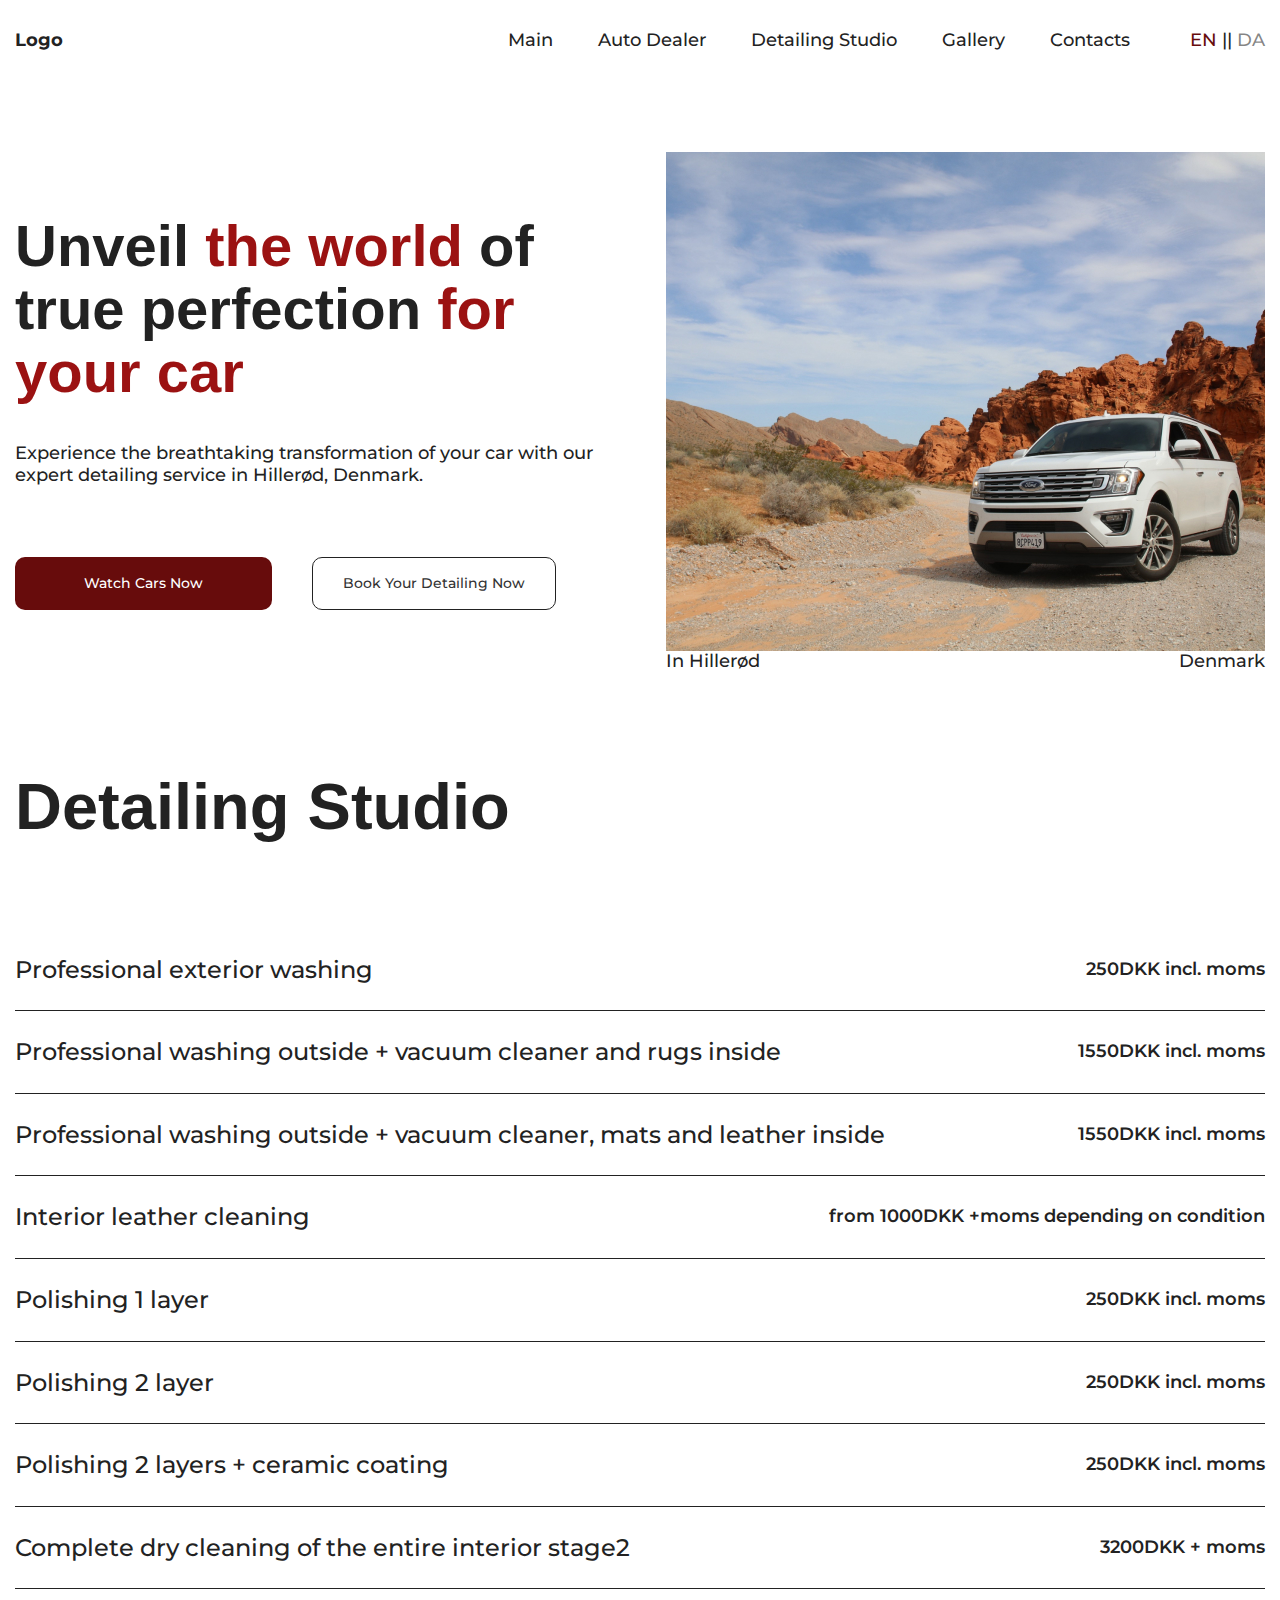
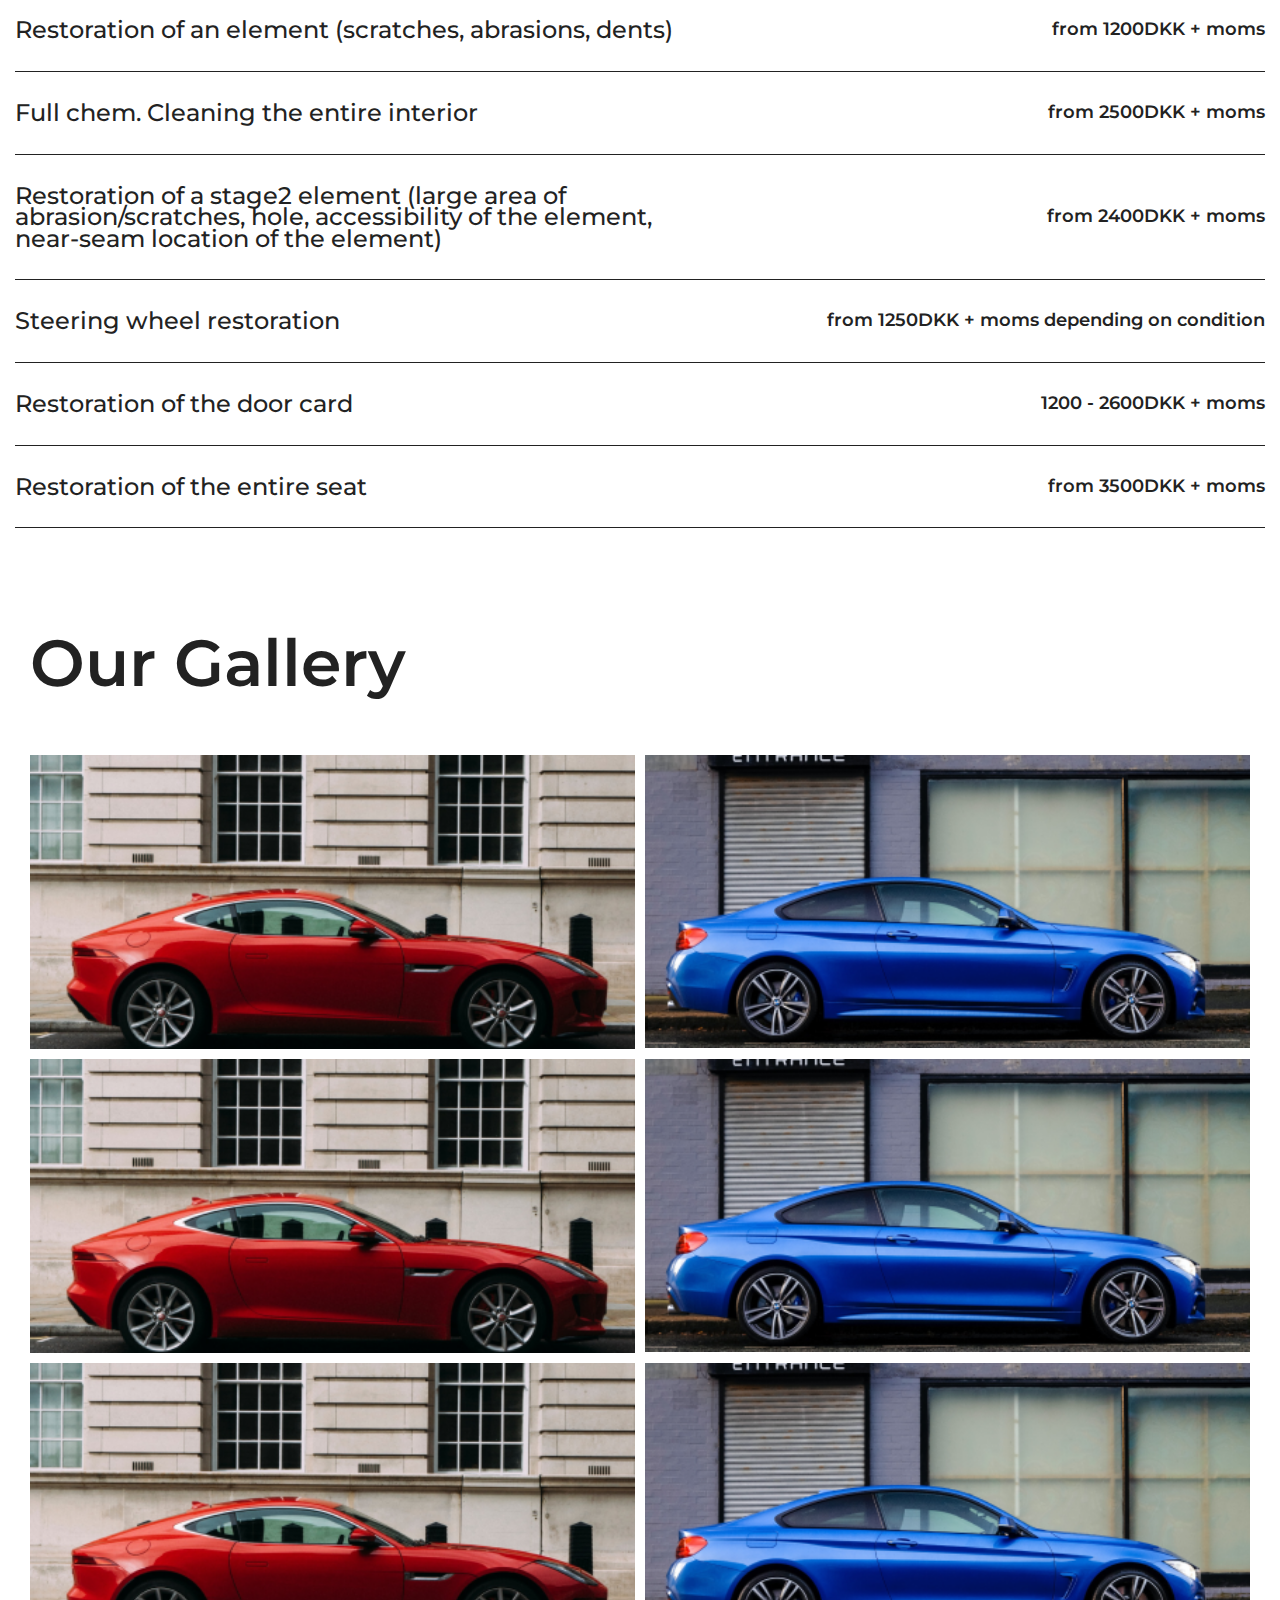
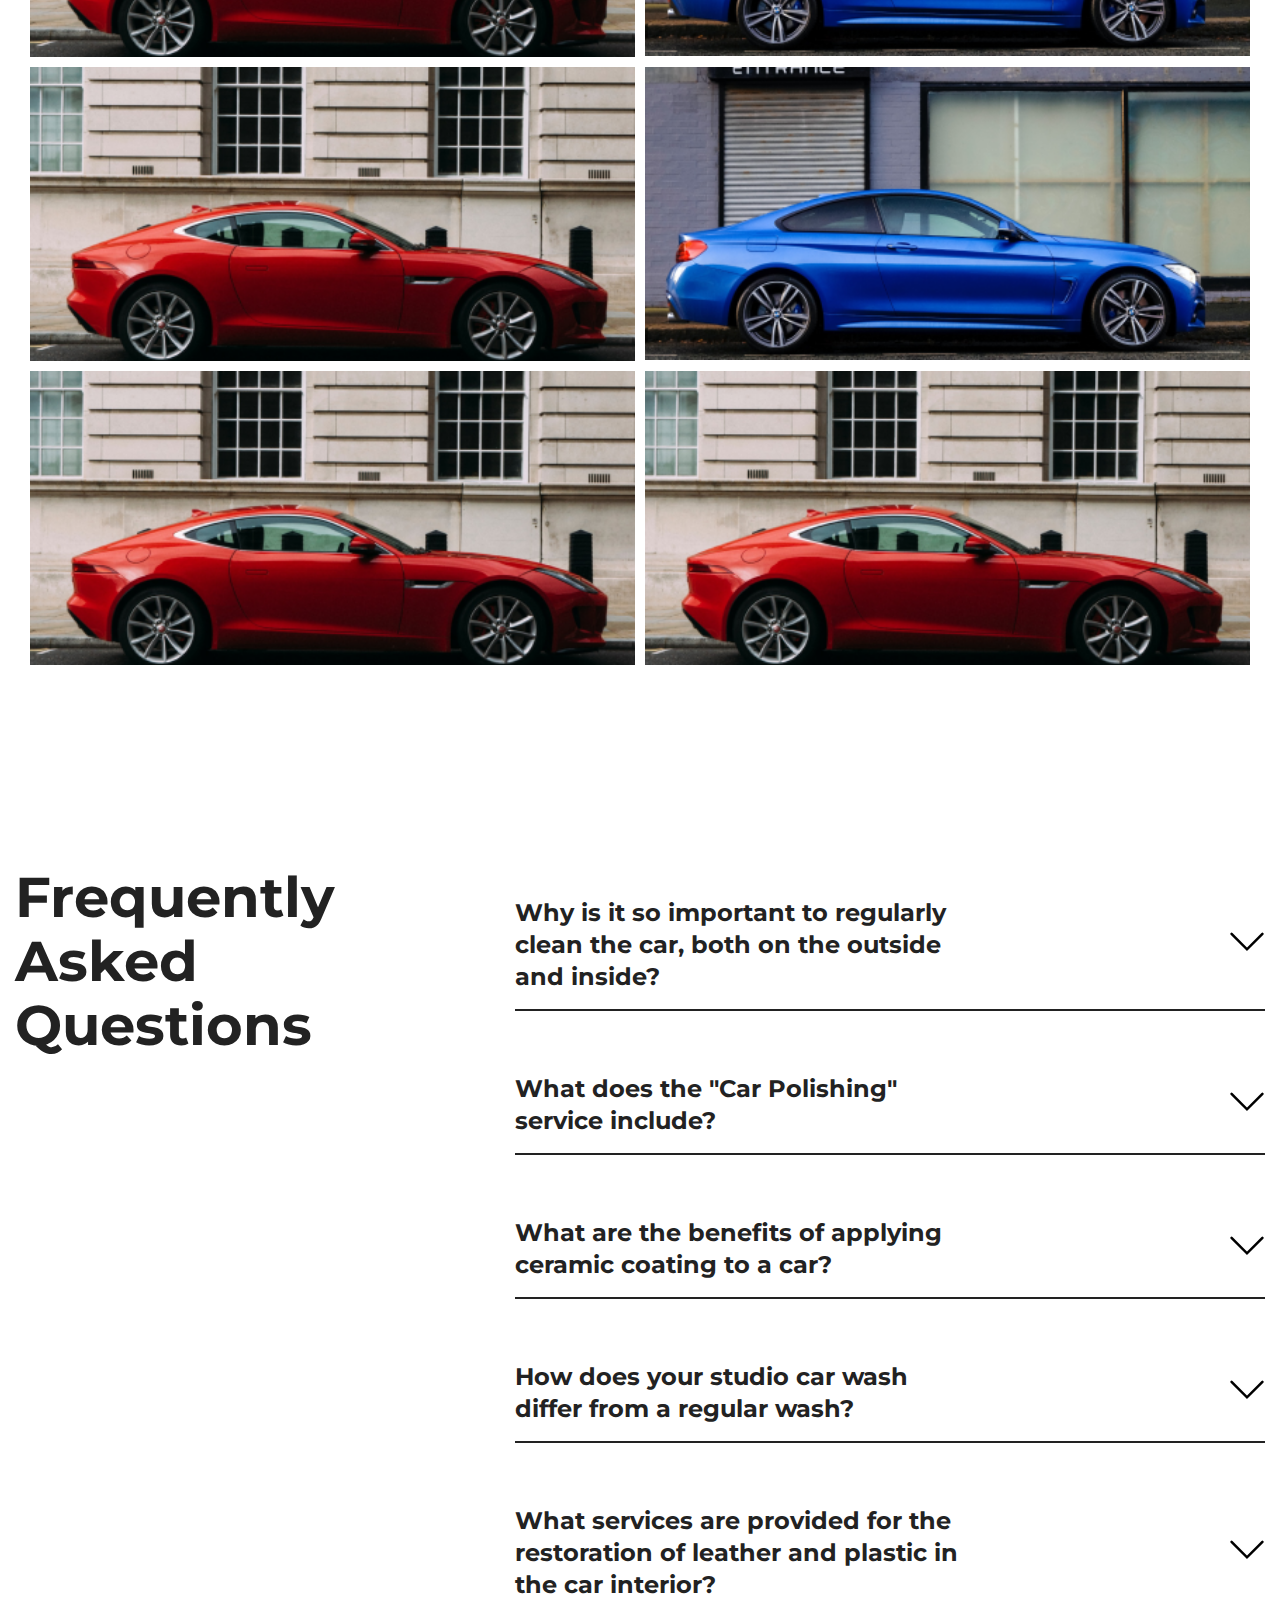
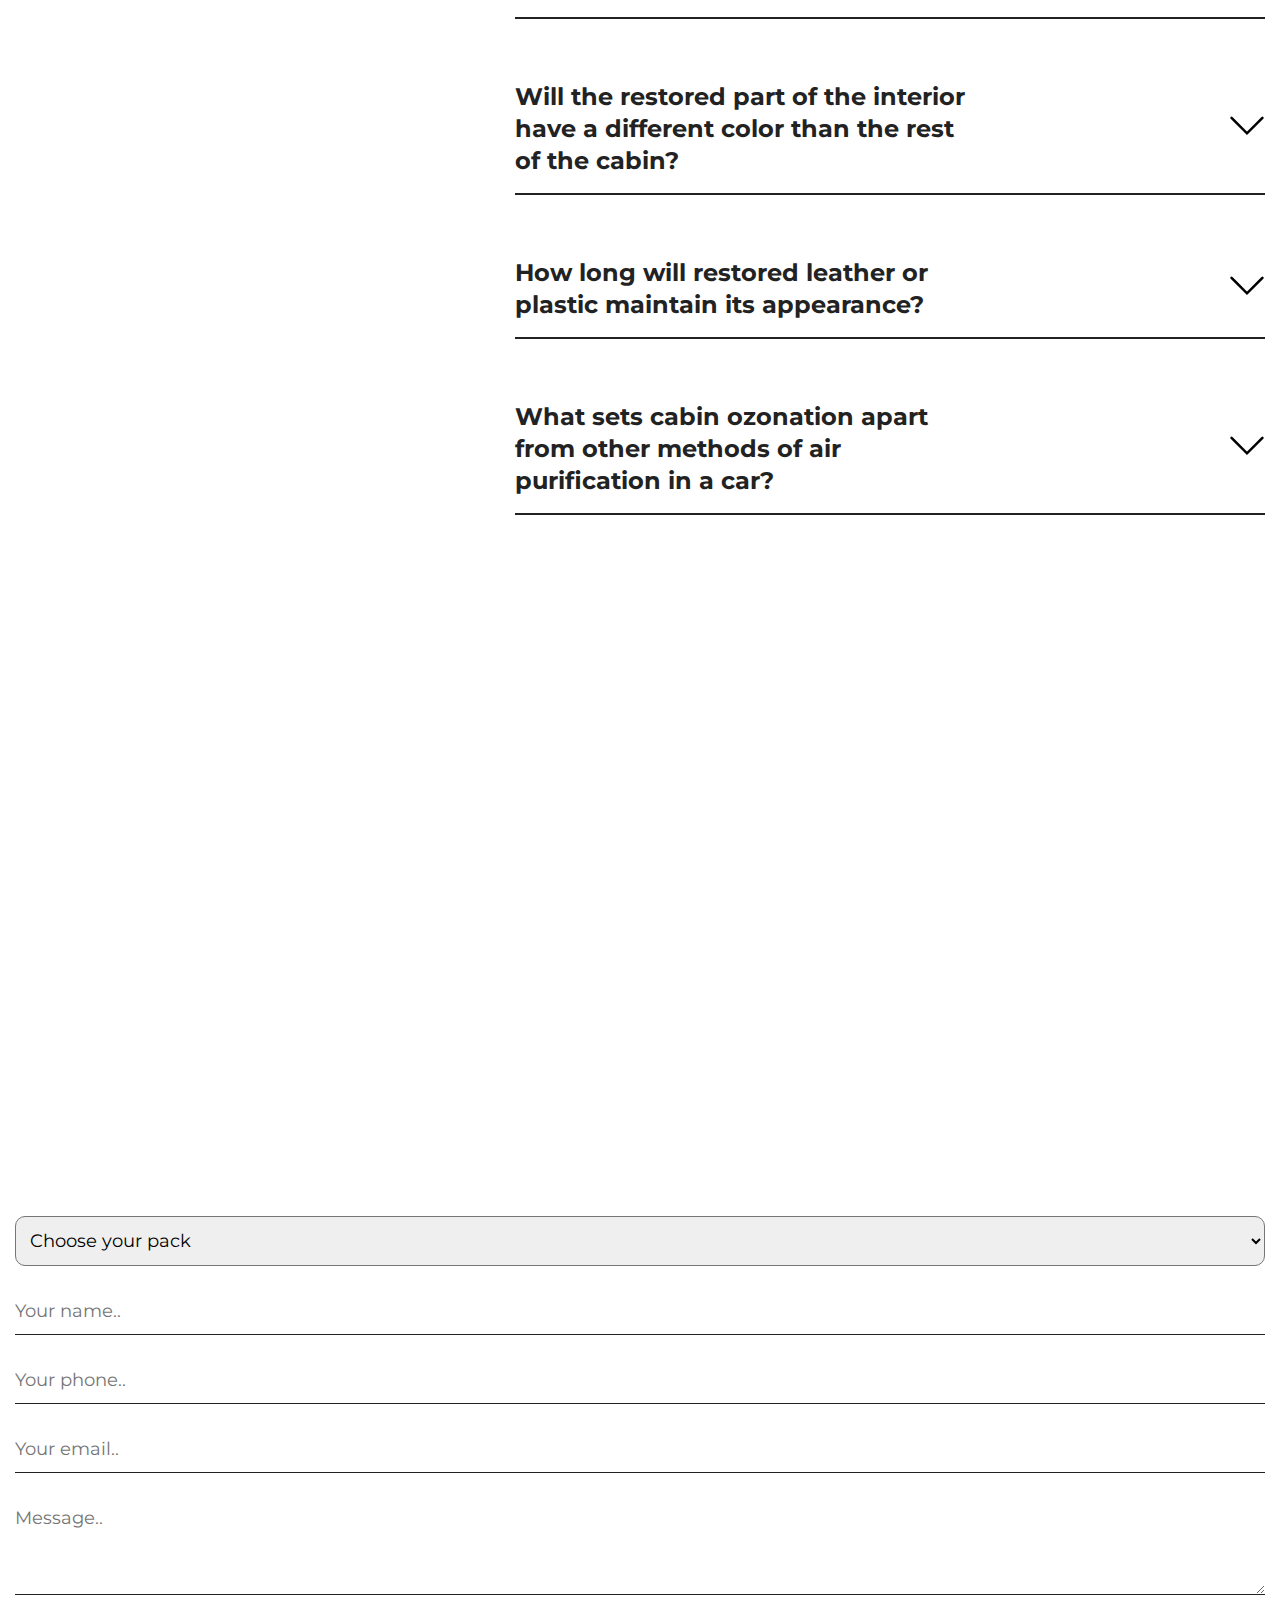
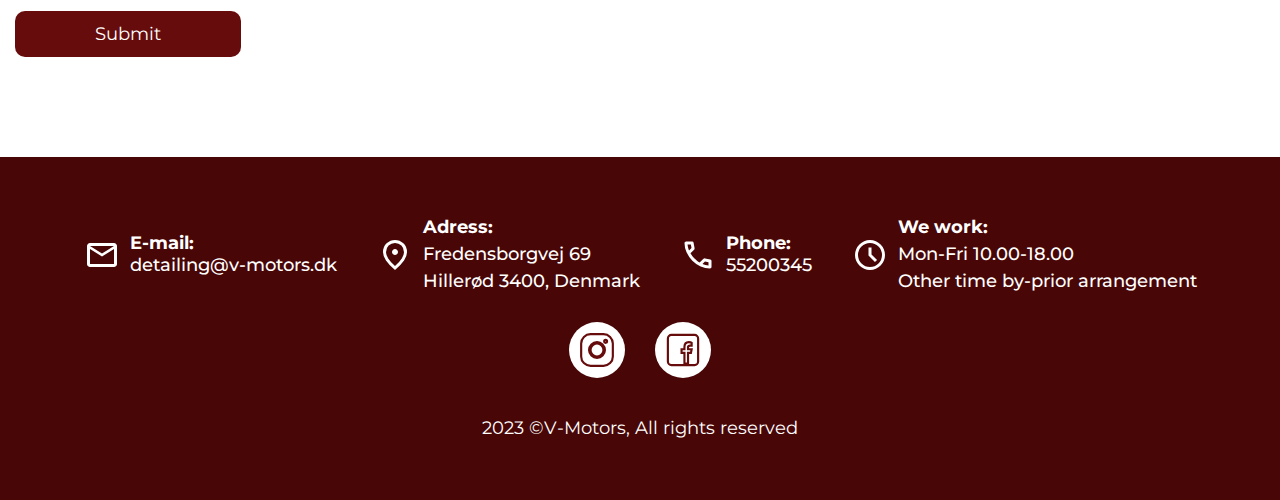
<file: index.html>
<!DOCTYPE html>
<html lang="en">
  <head>
    <meta charset="UTF-8" />
    <meta http-equiv="X-UA-Compatible" content="IE=edge" />
    <meta name="viewport" content="width=device-width, initial-scale=1.0" />
    <meta name="keywords" content="Detailing and car studio in Hillerød Denmark">
    <link rel="stylesheet" href="css/main.css" />
    <script src="./js/main.js" defer></script>
    <title>AutoDetailing</title>
  </head>
  <body>
    <div class="wrap">
      <header class="header">
        <div class="header__container _container">
          <div class="header__logo">
            <h2 class="logo">Logo</h2>
          </div>
          <div class="header__menu menu">
            <nav class="menu__body">
              <ul class="menu__list">
                <a href="#main" class="menu__link">Main</a>
                <a href="./cars.html" class="menu__link">Auto Dealer</a>
                <a href="#detailing" class="menu__link">Detailing Studio</a>
                <a href="#gallery" class="menu__link">Gallery</a>
                <a href="#contacts" class="menu__link">Contacts</a>
              </ul>
              <div class="hamburger">
                <span class="bar"></span>
                <span class="bar"></span>
                <span class="bar"></span>
              </div>
              <div class="header__languages">
                <a href="" class="header__lang__button">
                  <span class="english">EN</span> ||
                  <span class="dutch">DA</span>
                </a>
              </div>

            </nav>
          </div>
        </div>
      </header>
      <main id="main" class="main">
        <section class="first">
          <div class="first__container _container">
            <div class="first__body">
              <div class="first__text-block">
                <h1 class="first__title _anim-items _anim-no-hide">
                  Unveil <span>the world</span> of true perfection
                  <span>for your car</span>
                </h1>
                <p class="first__text _anim-items _anim-no-hide">
                  Experience the breathtaking transformation of your car with
                  our expert detailing service in Hillerød, Denmark.
                </p>
                <div class="first__buttons _anim-items _anim-no-hide">
                  <a href="" class="first__button">Watch Cars Now</a>
                  <a href="" class="first__buttonn _stroke"
                    >Book Your Detailing Now</a
                  >
                </div>
              </div>
              <div class="first__img-block">
                <img src="./img/first/main.jpg" alt="" class="first__img" />
                <div class="img-block__txt">
                  <div class="img-text">In Hillerød</div>
                  <div class="img-text">Denmark</div>
                </div>
              </div>
            </div>
          </div>
        </section>
        <section id="detailing" class="detailing">
          <div class="detailing__container _container">
            <div class="detailing__body">
              <li class="detailing__itm">
                <a
                  class="detailing__title  itm"
                  href=""
                  ><span data-text="Detailing&nbsp;Studio"></span>Detailing
                  Studio</a
                >
              </li>
              <div class="detailing__block">
                <div class="block__item ">
                  <div class="item _anim-items _anim-no-hide">
                    <h2 class="block__title">Professional exterior washing</h2>
                    <div class="block__cost">250DKK incl. moms</div>
                  </div>
                  <div class="block__images acord">
                    <img src="./img/first/unsplash_1Ah8CAwk3vM.png" alt="Img" />
                    <img src="./img/first/unsplash_p7tai9P7H-s.png" alt="Img" />
                  </div>
                </div>
                <div class="block__item ">
                  <div class="item ">
                    <h2 class="block__title">
                      Professional washing outside + vacuum cleaner and rugs
                      inside
                    </h2>
                    <div class="block__cost">1550DKK incl. moms</div>
                  </div>
                  <div class="block__images acord">
                    <img src="./img/first/unsplash_1Ah8CAwk3vM.png" alt="Img" />
                    <img src="./img/first/unsplash_p7tai9P7H-s.png" alt="Img" />
                  </div>
                </div>
                <div class="block__item ">
                  <div class="item">
                    <h2 class="block__title">
                      Professional washing outside + vacuum cleaner, mats and
                      leather inside
                    </h2>
                    <div class="block__cost">1550DKK incl. moms</div>
                  </div>
                  <div class="block__images acord">
                    <img src="./img/first/unsplash_1Ah8CAwk3vM.png" alt="Img" />
                    <img src="./img/first/unsplash_p7tai9P7H-s.png" alt="Img" />
                  </div>
                </div>
                <div class="block__item ">
                  <div class="item ">
                    <h2 class="block__title">Interior leather cleaning</h2>
                    <div class="block__cost">
                      from 1000DKK +moms depending on condition
                    </div>
                  </div>
                  <div class="block__images acord">
                    <img src="./img/first/unsplash_1Ah8CAwk3vM.png" alt="Img" />
                    <img src="./img/first/unsplash_p7tai9P7H-s.png" alt="Img" />
                  </div>
                </div>
                <div class="block__item ">
                  <div class="item ">
                    <h2 class="block__title">Polishing 1 layer</h2>
                    <div class="block__cost">250DKK incl. moms</div>
                  </div>
                  <div class="block__images acord">
                    <img src="./img/first/unsplash_1Ah8CAwk3vM.png" alt="Img" />
                    <img src="./img/first/unsplash_p7tai9P7H-s.png" alt="Img" />
                  </div>
                </div>
                <div class="block__item ">
                  <div class="item ">
                    <h2 class="block__title">Polishing 2 layer</h2>
                    <div class="block__cost">250DKK incl. moms</div>
                  </div>
                  <div class="block__images acord">
                    <img src="./img/first/unsplash_1Ah8CAwk3vM.png" alt="Img" />
                    <img src="./img/first/unsplash_p7tai9P7H-s.png" alt="Img" />
                  </div>
                </div>
                <div class="block__item ">
                  <div class="item ">
                    <h2 class="block__title">
                      Polishing 2 layers + ceramic coating
                    </h2>
                    <div class="block__cost">250DKK incl. moms</div>
                  </div>
                  <div class="block__images acord">
                    <img src="./img/first/unsplash_1Ah8CAwk3vM.png" alt="Img" />
                    <img src="./img/first/unsplash_p7tai9P7H-s.png" alt="Img" />
                  </div>
                </div>
                <div class="block__item ">
                  <div class="item ">
                    <h2 class="block__title">
                      Complete dry cleaning of the entire interior stage2
                    </h2>
                    <div class="block__cost">3200DKK + moms</div>
                  </div>
                  <div class="block__images acord">
                    <img src="./img/first/unsplash_1Ah8CAwk3vM.png" alt="Img" />
                    <img src="./img/first/unsplash_p7tai9P7H-s.png" alt="Img" />
                  </div>
                </div>
                <div class="block__item">
                  <div class="item ">
                    <h2 class="block__title">
                      Restoration of an element (scratches, abrasions, dents)
                    </h2>
                    <div class="block__cost">from 1200DKK + moms</div>
                  </div>
                  <div class="block__images acord">
                    <img src="./img/first/unsplash_1Ah8CAwk3vM.png" alt="Img" />
                    <img src="./img/first/unsplash_p7tai9P7H-s.png" alt="Img" />
                  </div>
                </div>
                <div class="block__item ">
                  <div class="item ">
                    <h2 class="block__title">
                      Full chem. Cleaning the entire interior
                    </h2>
                    <div class="block__cost">from 2500DKK + moms</div>
                  </div>
                  <div class="block__images acord">
                    <img src="./img/first/unsplash_1Ah8CAwk3vM.png" alt="Img" />
                    <img src="./img/first/unsplash_p7tai9P7H-s.png" alt="Img" />
                  </div>
                </div>
                <div class="block__item ">
                  <div class="item ">
                    <h2 class="block__title" style="max-width: 700px">
                      Restoration of a stage2 element (large area of
                      ​​abrasion/scratches, hole, accessibility of the element,
                      near-seam location of the element)
                    </h2>
                    <div class="block__cost">from 2400DKK + moms</div>
                  </div>
                  <div class="block__images acord">
                    <img src="./img/first/unsplash_1Ah8CAwk3vM.png" alt="Img" />
                    <img src="./img/first/unsplash_p7tai9P7H-s.png" alt="Img" />
                  </div>
                </div>
                <div class="block__item ">
                  <div class="item ">
                    <h2 class="block__title">Steering wheel restoration</h2>
                    <div class="block__cost">
                      from 1250DKK + moms depending on condition
                    </div>
                  </div>
                  <div class="block__images acord">
                    <img src="./img/first/unsplash_1Ah8CAwk3vM.png" alt="Img" />
                    <img src="./img/first/unsplash_p7tai9P7H-s.png" alt="Img" />
                  </div>
                </div>
                <div class="block__item ">
                  <div class="item ">
                    <h2 class="block__title">Restoration of the door card</h2>
                    <div class="block__cost">1200 - 2600DKK + moms</div>
                  </div>
                  <div class="block__images acord">
                    <img src="./img/first/unsplash_1Ah8CAwk3vM.png" alt="Img" />
                    <img src="./img/first/unsplash_p7tai9P7H-s.png" alt="Img" />
                  </div>
                </div>
                <div class="block__item ">
                  <div class="item ">
                    <h2 class="block__title">Restoration of the entire seat</h2>
                    <div class="block__cost">from 3500DKK + moms</div>
                  </div>
                  <div class="block__images acord">
                    <img src="./img/first/unsplash_1Ah8CAwk3vM.png" alt="Img" />
                    <img src="./img/first/unsplash_p7tai9P7H-s.png" alt="Img" />
                  </div>
                </div>
              </div>
            </div>
          </div>
        </section>
        <section id="gallery" class="gallery">
          <div class="gallery__container _container">
            <div class="gallery__body">
              <li class="gallery__itm">
                <a class="gallery__title itm" href=""
                  ><span data-text="Our&nbsp;Gallery"></span>Our Gallery</a
                >
              </li>
              <div class="gallery__block">
                <div class="gallery__wrapp ">
                    <img class="gallery__img" src="./img/first/unsplash_1Ah8CAwk3vM.png" alt="" />
                    <img class="gallery__img" src="./img/first/unsplash_p7tai9P7H-s.png" alt="" />
                    <img class="gallery__img" src="./img/first/unsplash_1Ah8CAwk3vM.png" alt="" />
                    <img class="gallery__img" src="./img/first/unsplash_p7tai9P7H-s.png" alt="" />
                    <img class="gallery__img" src="./img/first/unsplash_1Ah8CAwk3vM.png" alt="" />
                    <img class="gallery__img" src="./img/first/unsplash_p7tai9P7H-s.png" alt="" />
                    <img class="gallery__img" src="./img/first/unsplash_1Ah8CAwk3vM.png" alt="" />
                    <img class="gallery__img" src="./img/first/unsplash_p7tai9P7H-s.png" alt="" />
                    <img class="gallery__img" src="./img/first/unsplash_1Ah8CAwk3vM.png" alt="" />
                    <img class="gallery__img" src="./img/first/unsplash_1Ah8CAwk3vM.png" alt="" />
                </div>
              </div>
            </div>
          </div>
        </section>
        <section class="inform">
          <div class="inform__container _container">
            <div class="inform__body">
              <div class="inform__titleblc">
                <h2 class="titleblc__title">Frequently Asked
                  Questions</h2>
              </div>
              <div class="titleblc__contacts">
                <div class="inform__item ">
                  <div class="faq">
                    <h2 class="inform__title">Why is it so important to regularly clean the car, both on the outside and inside?</h2>
                    <div class="inform__svg">
                      <svg width="10" height="5" viewBox="0 0 42 25">
                        <path d="M3 3L21 21L39 3" stroke="black" stroke-width="3" stroke-linecap="round"/>
                      </svg>
                    </div>
                  </div>
                  <div class="inform__textblc">
                    <p class="inform__txt">Regular car cleaning maintains its appearance, 
                      prevents the accumulation of dirt, aggressive substances, and corrosion. 
                      Interior cleaning preserves 
                      cabin comfort, material durability, and ensures your health.
                    </p>
                  </div>
                </div>
                <div class="inform__item ">
                  <div class="faq">
                    <h2 class="inform__title">What does the "Car Polishing" service include?</h2>
                    <div class="inform__svg">
                      <svg width="10" height="5" viewBox="0 0 42 25">
                        <path d="M3 3L21 21L39 3" stroke="black" stroke-width="3" stroke-linecap="round"/>
                      </svg>
                    </div>
                  </div>
                  <div class="inform__textblc">
                    <p class="inform__txt">Our car polishing service includes removing minor scratches, 
                      restoring the shine of the paint coating, and enhancing the overall appearance of your car.
                    </p>
                  </div>
                </div>
                <div class="inform__item ">
                  <div class="faq">
                    <h2 class="inform__title">What are the benefits of applying ceramic coating to a car?</h2>
                    <div class="inform__svg">
                      <svg width="10" height="5" viewBox="0 0 42 25">
                        <path d="M3 3L21 21L39 3" stroke="black" stroke-width="3" stroke-linecap="round"/>
                      </svg>
                    </div>
                  </div>
                  <div class="inform__textblc">
                    <p class="inform__txt">Applying ceramic coating provides long-term protection 
                      against external influences, improves hydrophobic properties, and facilitates
                       car maintenance..
                    </p>
                  </div>
                </div>
                <div class="inform__item ">
                  <div class="faq">
                    <h2 class="inform__title">How does your studio car wash differ from a regular wash?</h2>
                    <div class="inform__svg">
                      <svg width="10" height="5" viewBox="0 0 42 25">
                        <path d="M3 3L21 21L39 3" stroke="black" stroke-width="3" stroke-linecap="round"/>
                      </svg>
                    </div>
                  </div>
                  <div class="inform__textblc">
                    <p class="inform__txt">Our car wash includes not only thorough cleaning but also the use of 
                      high-quality and environmentally friendly cleaning agents to preserve 
                      the gloss and quality of your car..
                    </p>
                  </div>
                </div>
                <div class="inform__item ">
                  <div class="faq">
                    <h2 class="inform__title">What services are provided for the restoration of leather and plastic in the car interior?</h2>
                    <div class="inform__svg">
                      <svg width="10" height="5" viewBox="0 0 42 25">
                        <path d="M3 3L21 21L39 3" stroke="black" stroke-width="3" stroke-linecap="round"/>
                      </svg>
                    </div>
                  </div>
                  <div class="inform__textblc">
                    <p class="inform__txt">We offer services for the restoration and care of leather and plastic, 
                      including the removal of wear, scratches, holes, burns, color restoration, 
                      and refreshing the overall look of the interior..
                    </p>
                  </div>
                </div>
                <div class="inform__item ">
                  <div class="faq">
                    <h2 class="inform__title">Will the restored part of the interior have a different color than the rest of the cabin?</h2>
                    <div class="inform__svg">
                      <svg width="10" height="5" viewBox="0 0 42 25">
                        <path d="M3 3L21 21L39 3" stroke="black" stroke-width="3" stroke-linecap="round"/>
                      </svg>
                    </div>
                  </div>
                  <div class="inform__textblc">
                    <p class="inform__txt">No, it will not. Our experts will individually match any color, 
                      ensuring a uniform and harmonious appearance for your cabin..
                    </p>
                  </div>
                </div>
                <div class="inform__item ">
                  <div class="faq">
                    <h2 class="inform__title">How long will restored leather or plastic maintain its appearance?</h2>
                    <div class="inform__svg">
                      <svg width="10" height="5" viewBox="0 0 42 25">
                        <path d="M3 3L21 21L39 3" stroke="black" stroke-width="3" stroke-linecap="round"/>
                      </svg>
                    </div>
                  </div>
                  <div class="inform__textblc">
                    <p class="inform__txt">We provide a warranty for restored leather for one year or 20,000 km, assuming compliance with all our car care 
                      recommendations. This ensures the long-term beauty and resilience of the leather in your car..
                    </p>
                  </div>
                </div>
                <div class="inform__item ">
                  <div class="faq">
                    <h2 class="inform__title">What sets cabin ozonation apart from other methods of air purification in a car?</h2>
                    <div class="inform__svg">
                      <svg width="10" height="5" viewBox="0 0 42 25">
                        <path d="M3 3L21 21L39 3" stroke="black" stroke-width="3" stroke-linecap="round"/>
                      </svg>
                    </div>
                  </div>
                  <div class="inform__textblc">
                    <p class="inform__txt">Cabin ozonation allows the destruction of 
                      bacteria, viruses, and unpleasant odors, ensuring fresh and clean air in your car's cabin..
                    </p>
                  </div>
                </div>
              </div>
            </div>
          </div>
        </section>
        <section id="contacts" class="contact">
          <div class="contact__container _container">
            <div class="contact__body">
              <form class="form" action="action_page.php">
                <select id="country" name="country" placeholder="Pack">
                  <option value="first">Choose your pack</option>
                  <option value="australia">
                    Professional exterior washing
                  </option>
                  <option value="canada">
                    Professional washing outside + vacuum cleaner and rugs
                    inside
                  </option>
                  <option value="canada">
                    Professional washing outside + vacuum cleaner, mats and
                    leather inside
                  </option>
                  <option value="canada">Interior leather cleaning</option>
                  <option value="canada">Polishing 1 layer</option>
                  <option value="canada">Polishing 2 layer</option>
                  <option value="canada">
                    Polishing 2 layers + ceramic coating
                  </option>
                  <option value="usa">
                    Complete dry cleaning of the entire interior stage2
                  </option>
                  <option value="usa">
                    Restoration of an element (scratches, abrasions, dents)
                  </option>
                  <option value="usa">
                    Restoration of a stage2 element (large area
                    of​​abrasion/scratches, hole, accessibility of the element,
                    near-seam location of the element)
                  </option>
                  <option value="usa">Steering wheel restoration</option>
                  <option value="usa">Restoration of the door card</option>
                  <option value="usa">Restoration of the entire seat</option>
                </select>
                <input
                  type="text"
                  id="fname"
                  name="firstname"
                  placeholder="Your name.."
                />

                <input
                  type="number"
                  pattern="[0-9]"
                  id="number"
                  name="number"
                  placeholder="Your phone.."
                />

                <input
                  type="email"
                  id="email"
                  name="email"
                  placeholder="Your email.."
                />
                <textarea
                  id="message"
                  name="message"
                  placeholder="Message.."
                  style="height: 100px"
                ></textarea>

                <input type="submit" value="Submit" />
              </form>
              <div class="contact__map">
                <iframe
                  src="https://www.google.com/maps/embed?pb=!1m18!1m12!1m3!1d8936.104522027497!2d12.306938212586523!3d55.94891901369914!2m3!1f0!2f0!3f0!3m2!1i1024!2i768!4f13.1!3m3!1m2!1s0x46523f5e50c7a61d%3A0x80e72647502d0561!2sFredensborgvej%2069%2C%203400%20Hiller%C3%B8d%2C%20Denmark!5e0!3m2!1sen!2sua!4v1702369419647!5m2!1sen!2sua"
                  width="600"
                  height="450"
                  style="border: 0"
                  allowfullscreen=""
                  loading="lazy"
                  referrerpolicy="no-referrer-when-downgrade"
                ></iframe>
              </div>
            </div>
          </div>
        </section>
        <footer class="footer">
          <div class="footer__container _container">
            <div class="footer__body">
              <div class="footer__block">
              <div class="footer__connects">
                <div class="connect__img-email">
                  <img src="./img/icons/mail.svg" width="36px" height="36px" alt="">
                  <li class="connect__email">
                    <h4 class="email__title">E-mail:</h4>
                    <a href="" class="email__text">detailing@v-motors.dk</a>
                  </li>
              </div>
              <div class="connect__img-adress">
                  <img src="./img/icons/location.svg" width="36px" height="36px" alt="">
                  <li class="connect__adress">
                    <h4 class="adress__title">Adress: </h4>
                    <a href="" class="adress__text">Fredensborgvej 69</a>
                    <a href="" class="adress__text">Hillerød 3400, Denmark</a>
                  </li>
              </div>
              <div class="connect__img-phone">
                <img src="./img/icons/call.svg" width="36px" height="36px" alt="">
                <li class="connect__phone">
                  <h4 class="phone__title">Phone:</h4>
                  <a href="" class="phone__text">55200345</a>
                </li>
                </div>
                <div class="connect__img-time">
                  <img src="./img/icons/time.svg" width="36px" height="36px" alt="">
                <li class="connect__time">
                  <h4 class="time__title">We work:</h4>
                  <a href="" class="time__text">Mon-Fri 10.00-18.00</a>
                  <a href="" class="time__text">Other time by-prior arrangement</a>
                </li>
                </div>
              </div>
              <div class="footer__icons">
                <a href="" class="footer__icon">
                  <svg xmlns="http://www.w3.org/2000/svg" x="0px" y="0px" width="50" height="50" viewBox="0 0 50 50">
                    <path d="M 16 3 C 8.83 3 3 8.83 3 16 L 3 34 C 3 41.17 8.83 47 16 47 L 34 47 C 41.17 47 47 41.17 47 34 L 47 16 C 47 8.83 41.17 3 34 3 L 16 3 z M 37 11 C 38.1 11 39 11.9 39 13 C 39 14.1 38.1 15 37 15 C 35.9 15 35 14.1 35 13 C 35 11.9 35.9 11 37 11 z M 25 14 C 31.07 14 36 18.93 36 25 C 36 31.07 31.07 36 25 36 C 18.93 36 14 31.07 14 25 C 14 18.93 18.93 14 25 14 z M 25 16 C 20.04 16 16 20.04 16 25 C 16 29.96 20.04 34 25 34 C 29.96 34 34 29.96 34 25 C 34 20.04 29.96 16 25 16 z"></path>
                </svg>
                </a>
                <a href="" class="footer__icon">
                  <svg xmlns="http://www.w3.org/2000/svg" x="0px" y="0px" width="50" height="50" viewBox="0 0 50 50">
                    <path d="M41,4H9C6.24,4,4,6.24,4,9v32c0,2.76,2.24,5,5,5h32c2.76,0,5-2.24,5-5V9C46,6.24,43.76,4,41,4z M37,19h-2c-2.14,0-3,0.5-3,2 v3h5l-1,5h-4v15h-5V29h-4v-5h4v-3c0-4,2-7,6-7c2.9,0,4,1,4,1V19z"></path>
                </svg>
                </a>
              </div>
            </div>
            <h4 class="footer__title">2023 ©V-Motors, All rights reserved</h4>
            </div>
          </div>
          </div>
        </footer>
      </main>
    </div>
  </body>
</html>
 <!-- <div id="circle">
                    <svg version="1.1" xmlns="http://www.w3.org/2000/svg" xmlns:xlink="http://www.w3.org/1999/xlink" x="0px" y="0px" width="300px" height="300px" viewBox="0 0 300 300" enable-background="new 0 0 300 300" xml:space="preserve">
                        <defs>
                            <path id="circlePath" d=" M 150, 150 m -60, 0 a 60,60 0 0,1 120,0 a 60,60 0 0,1 -120,0 "/>
                        </defs>
                        <circle cx="150" cy="100" r="75" fill="none"/>
                        <g>
                            <use xlink:href="#circlePath" fill="none"/>
                            <text fill="#000">
                                <textPath xlink:href="#circlePath">Text rotating around a circle path with SVG!</textPath>
                            </text>
                        </g>
                    </svg>
                    </div> -->
</file>
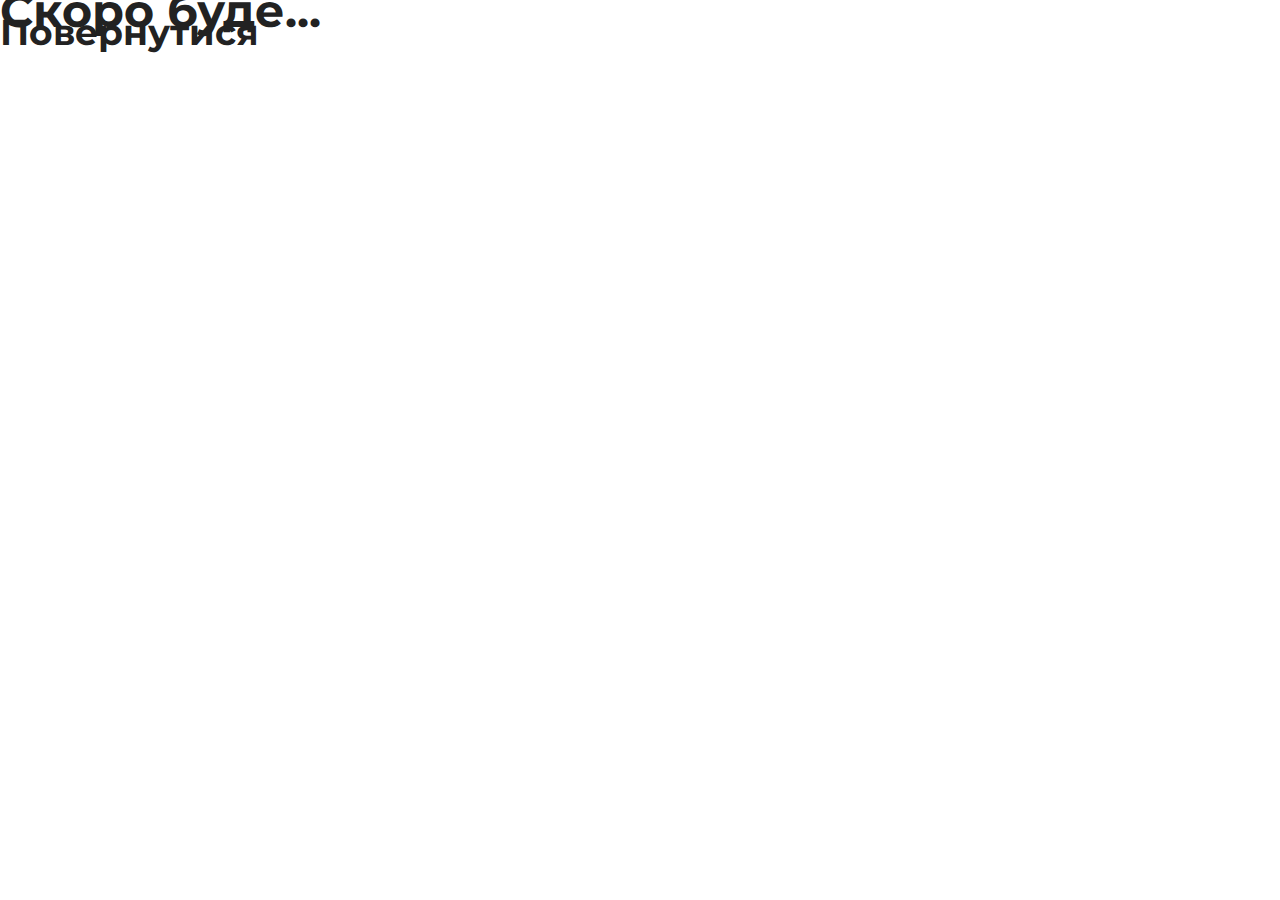
<file: cars.html>
<html lang="en">
  <head>
    <meta charset="UTF-8" />
    <link rel="stylesheet" href="css/main.css" />
    <meta name="viewport" content="width=device-width, initial-scale=1.0" />
    <title>Cars</title>
  </head>
  <body>
    <div class="wrapper">
      <header class="header">
        <h1 class="title" style="font-size: 46px">Скоро буде...</h1>
        <a href="./index.html"
          ><h2 class="title2" style="font-size: 36px">Повернутися</h2></a
        >
      </header>
    </div>
  </body>
</html>
</file>
<file: css/main.css>
@charset "UTF-8";@import url(https://fonts.googleapis.com/css?family=Montserrat:regular,500);@import url(https://fonts.googleapis.com/css?family=Raleway:600);*{margin:0;padding:0;-webkit-box-sizing:border-box;box-sizing:border-box}body{font-family:"Montserrat";background-color:#fff;font-weight:500;font-size:1.125rem;line-height:120.8333333333%;color:#222}img{vertical-align:top}li,ol,ul{list-style:none}h1,h2,h3,h4,h5,h6{font-size:inherit}button,input{border:none;font-family:inherit;font-size:inherit}button:focus,input:focus,textarea:focus{outline:none}a{text-decoration:none;color:inherit}._container{max-width:1375px;margin:0 auto;padding:0px 15px;-webkit-box-sizing:content-box;box-sizing:content-box}.wrap{overflow:hidden;display:-webkit-box;display:-ms-flexbox;display:flex;-webkit-box-orient:vertical;-webkit-box-direction:normal;-ms-flex-direction:column;flex-direction:column;min-height:100%}.button{cursor:pointer;border-radius:10px;padding:15px 70px;display:inline-block}.button__link{color:#670c0c}._stroke{-webkit-transition:0.4s ease-in;transition:0.4s ease-in;color:#333;border-radius:10px;padding:15px 30px;border:1px solid #222}.itm{position:relative;display:inline-block;overflow:hidden;font-family:sans-serif;color:#222;text-decoration:none}.itm span{position:absolute;left:0;display:block;overflow:hidden;width:0;height:100%;-webkit-backface-visibility:hidden;backface-visibility:hidden;background-color:transparent;-webkit-transition:width 0.5s;transition:width 0.5s}.itm span:before{content:attr(data-text);position:absolute;right:0;display:block;width:100%;color:#480606;-webkit-backface-visibility:hidden;backface-visibility:hidden}.itm:hover span{width:100%;-webkit-transition:width 0.5s;transition:width 0.5s}.header{background-color:#fff}.header__container{display:-webkit-box;display:-ms-flexbox;display:flex;-webkit-box-pack:justify;-ms-flex-pack:justify;justify-content:space-between;-webkit-box-align:center;-ms-flex-align:center;align-items:center;margin:0 auto;padding:0px 15px;margin-top:30px}.menu{display:-webkit-box;display:-ms-flexbox;display:flex}.menu__body{display:-webkit-box;display:-ms-flexbox;display:flex;gap:60px}.menu__list{display:-webkit-box;display:-ms-flexbox;display:flex;gap:45px}.menu__link{color:#222;font-size:1.125rem}.menu__link:hover{text-decoration:underline;color:#670c0c}.menu__lang__button{font-size:1.125rem}.english{color:#670c0c}.dutch{color:rgba(51,51,51,0.6)}.hamburger{display:none}.bar{display:block;width:25px;height:3px;margin:5px auto;-webkit-transition:all 0.3s ease-in-out;transition:all 0.3s ease-in-out;background-color:#4b321d}@media only screen and (max-width:800px){.menu__link{font-size:2.25rem}.menu__body{-webkit-box-pack:justify;-ms-flex-pack:justify;justify-content:space-between;-webkit-box-align:center;-ms-flex-align:center;align-items:center;-webkit-box-orient:horizontal;-webkit-box-direction:reverse;-ms-flex-direction:row-reverse;flex-direction:row-reverse}.header{position:fixed;width:100%;z-index:9999}.header__languages,.header__logo{z-index:9999}.menu__list{row-gap:50px;z-index:9998;position:fixed;left:-100%;top:0rem;width:100%;height:100%;-webkit-box-orient:vertical;-webkit-box-direction:normal;-ms-flex-direction:column;flex-direction:column;background-color:#f1f1eb;-webkit-box-pack:center;-ms-flex-pack:center;justify-content:center;text-align:center;-webkit-transition:all 0.3s ease 0s;transition:all 0.3s ease 0s}.menu__list.active{left:0}.menu__item{margin:2rem 0}.hamburger{margin-left:-30px;z-index:9999;display:block;cursor:pointer}.hamburger.active .bar:nth-child(2){opacity:0}.hamburger.active .bar:first-child{-webkit-transform:translateY(8px) rotate(45deg);transform:translateY(8px) rotate(45deg)}.hamburger.active .bar:nth-child(3){-webkit-transform:translateY(-8px) rotate(-45deg);transform:translateY(-8px) rotate(-45deg)}}.first{position:relative}.first__container{padding:100px 15px}.first__body{display:-webkit-box;display:-ms-flexbox;display:flex;-webkit-box-align:center;-ms-flex-align:center;align-items:center;-webkit-box-pack:center;-ms-flex-pack:center;justify-content:center;gap:60px}.first__title{font-family:"Montserrat",sans-serif;font-weight:600;font-size:4.0625rem;line-height:109.2307692308%;font-family:Arial;font-size:3.625rem;margin-bottom:30px}.first__buttons{margin-top:60px;display:-webkit-inline-box;display:-ms-inline-flexbox;display:inline-flex;gap:40px;font-size:0.875rem}.first__button{display:-webkit-inline-box;display:-ms-inline-flexbox;display:inline-flex;padding:15px 69px;-webkit-box-pack:center;-ms-flex-pack:center;justify-content:center;-webkit-box-align:center;-ms-flex-align:center;align-items:center;border-radius:10px;color:#fff;background:#670c0c;-webkit-transition:0.2s ease-in;transition:0.2s ease-in}.first__button:hover{color:#fff;background:#340606}.first__buttonn:hover{color:#fff;background:#670c0c;border:none}.first__text-block{display:-webkit-box;display:-ms-flexbox;display:flex;-webkit-box-orient:vertical;-webkit-box-direction:normal;-ms-flex-direction:column;flex-direction:column;gap:10px}.img-block__txt{display:-webkit-box;display:-ms-flexbox;display:flex;-webkit-box-pack:justify;-ms-flex-pack:justify;justify-content:space-between;-webkit-box-align:center;-ms-flex-align:center;align-items:center}span{color:#9B1212}.detailing__body{gap:30px}.detailing__title{color:#222;font-size:4.0625rem;margin-bottom:80px;font-weight:600;line-height:109%}.block{gap:30px;margin:0px 0px 80px 0px}.block__item{gap:20px;border-bottom:#222;-webkit-box-orient:vertical;-webkit-box-direction:normal;-ms-flex-direction:column;flex-direction:column;display:-webkit-box;display:-ms-flexbox;display:flex;width:100%;margin:20px 0px;border-bottom:1px solid #222;-webkit-box-align:center;-ms-flex-align:center;align-items:center;-webkit-box-pack:justify;-ms-flex-pack:justify;justify-content:space-between}.block__title{background-color:transparent;text-align:left;font-size:24px;color:#222;font-weight:500;padding:10px 0px;position:relative}.block * __text{max-height:0;overflow:hidden;max-width:50%}.block__cost{font-weight:600}.block__images{-webkit-transition:0.3s ease-in-out;transition:0.3s ease-in-out;max-height:0;overflow:hidden}.block__images img{padding:0px 30px;margin:30px 0px}.item{width:100%;display:-webkit-box;display:-ms-flexbox;display:flex;-webkit-box-pack:justify;-ms-flex-pack:justify;justify-content:space-between;-webkit-box-align:center;-ms-flex-align:center;align-items:center}.gallery{max-width:1375px;margin:0 auto;padding:0px 15px;-webkit-box-sizing:content-box;box-sizing:content-box}.gallery__container{margin:100px 0px;padding:0px 15px}.gallery__body{display:-ms-grid;display:grid}.gallery__title{font-family:"Montserrat",sans-serif;font-weight:600;font-size:4.0625rem;line-height:109.2307692308%;font-size:4.0625rem;margin-bottom:50px}.gallery__wrapp{display:-ms-grid;display:grid;-ms-grid-columns:1fr 10px 1fr;grid-template-columns:repeat(2,1fr);grid-auto-columns:1fr;gap:10px}.inform__container{margin:0 auto;margin-top:200px;margin-bottom:200px;padding:0px 15px}.inform__body{display:-webkit-box;display:-ms-flexbox;display:flex}.inform__item{color:#222;max-width:100%;margin-top:2rem;padding-bottom:1rem;border-bottom:2px solid #222;cursor:pointer}.titleblc__title{font-size:3.5rem;line-height:4rem;padding-right:25px}.titleblc__contacts{display:-webkit-box;display:-ms-flexbox;display:flex;-webkit-box-orient:vertical;-webkit-box-direction:normal;-ms-flex-direction:column;flex-direction:column;gap:30px;max-width:60%}.faq{display:-webkit-box;display:-ms-flexbox;display:flex;-webkit-box-pack:justify;-ms-flex-pack:justify;justify-content:space-between;-webkit-box-align:center;-ms-flex-align:center;align-items:center}.inform__title{font-size:1.5rem;line-height:32px;color:#222;width:60%}.inform__textblc{max-height:0;overflow:hidden;-webkit-transition:max-height 1s ease;transition:max-height 1s ease}.inform__txt{padding-top:1rem;line-height:1.6}.inform__item.active .inform__textblc{max-height:300px;-webkit-animation:fade 1s ease-in;animation:fade 1s ease-in}.inform__item.active svg{-webkit-transform:rotate(180deg);transform:rotate(180deg)}svg{-webkit-transition:-webkit-transform 0.5s ease-in;transition:-webkit-transform 0.5s ease-in;transition:transform 0.5s ease-in;transition:transform 0.5s ease-in,-webkit-transform 0.5s ease-in}@-webkit-keyframes fade{0%{opacity:0;-webkit-transform:translateY(-10px);transform:translateY(-10px)}to{opacity:1;-webkit-transform:translateY(0px);transform:translateY(0px)}}@keyframes fade{0%{opacity:0;-webkit-transform:translateY(-10px);transform:translateY(-10px)}to{opacity:1;-webkit-transform:translateY(0px);transform:translateY(0px)}}#circle{position:relative;padding-bottom:100%;overflow:hidden}#circle text{font-family:"Helvetica Neue",Arial;font-size:16px;font-weight:bold}#circle svg{stroke-width:0px;position:absolute;left:0;top:0;width:50%;height:540px;-webkit-animation-name:rotate;animation-name:rotate;-webkit-animation-duration:8s;animation-duration:8s;-webkit-animation-iteration-count:infinite;animation-iteration-count:infinite;-webkit-animation-timing-function:linear;animation-timing-function:linear}@-webkit-keyframes rotate{0%{-webkit-transform:rotate(360deg)}to{-webkit-transform:rotate(0)}}@keyframes rotate{0%{-webkit-transform:rotate(360deg);transform:rotate(360deg)}to{-webkit-transform:rotate(0);transform:rotate(0)}}.contact__body{gap:40px;display:-webkit-box;display:-ms-flexbox;display:flex;-webkit-box-align:center;-ms-flex-align:center;align-items:center;-ms-flex-pack:distribute;justify-content:space-around}input[type=email],input[type=number],input[type=text],select,textarea{font-family:"Montserrat",sans-serif;width:100%;padding:12px 0px;-webkit-box-sizing:border-box;box-sizing:border-box;margin-top:6px;text-align:left;margin-bottom:16px;resize:vertical}input[type=email],input[type=number],input[type=text]{border-bottom:1px solid #222}select{border-radius:10px;padding:12px 10px;font-size:18px}select option{font-size:14px}textarea{border:none;font-size:18px;border-bottom:1px solid #222;height:50px}textarea:current{border:none;border-bottom:1px solid #222}input[type=submit]{background:#670c0c;-webkit-transition:0.2s ease-in;transition:0.2s ease-in;color:white;padding:12px 80px;width:-webkit-fit-content;width:-moz-fit-content;width:fit-content;border:none;border-radius:10px;cursor:pointer}input[type=submit]:hover{color:#fff;background:#340606}.form{display:-webkit-box;display:-ms-flexbox;display:flex;-webkit-box-orient:vertical;-webkit-box-direction:normal;-ms-flex-direction:column;flex-direction:column}.footer__container{margin-top:100px;background-color:#480606;color:#fff;padding:60px 0px}.footer__block{-webkit-box-orient:vertical;-webkit-box-direction:normal;-ms-flex-direction:column;flex-direction:column;gap:30px;display:-webkit-box;display:-ms-flexbox;display:flex;-webkit-box-align:center;-ms-flex-align:center;align-items:center;width:100%;-ms-flex-pack:distribute;justify-content:space-around}.footer__body{display:-webkit-box;display:-ms-flexbox;display:flex;-webkit-box-align:center;-ms-flex-align:center;align-items:center;gap:40px;-webkit-box-orient:vertical;-webkit-box-direction:normal;-ms-flex-direction:column;flex-direction:column;-ms-flex-pack:distribute;justify-content:space-around}.footer__title{color:#fff;font-size:1.125rem;font-weight:400}.connect__email{display:-webkit-box;display:-ms-flexbox;display:flex;-webkit-box-orient:vertical;-webkit-box-direction:normal;-ms-flex-direction:column;flex-direction:column}.footer__connects{-webkit-column-gap:40px;-moz-column-gap:40px;column-gap:40px;-webkit-box-align:center;-ms-flex-align:center;align-items:center;display:-webkit-box;display:-ms-flexbox;display:flex}.connect__adress{display:-webkit-box;display:-ms-flexbox;display:flex;-webkit-box-orient:vertical;-webkit-box-direction:normal;-ms-flex-direction:column;flex-direction:column;-webkit-box-align:start;-ms-flex-align:start;align-items:flex-start;gap:5px}.connect__phone{display:-webkit-box;display:-ms-flexbox;display:flex;-webkit-box-orient:vertical;-webkit-box-direction:normal;-ms-flex-direction:column;flex-direction:column}.footer__icons{display:-webkit-box;display:-ms-flexbox;display:flex;-webkit-box-pack:center;-ms-flex-pack:center;justify-content:center;-webkit-column-gap:30px;-moz-column-gap:30px;column-gap:30px}.connect__time{display:-webkit-box;display:-ms-flexbox;display:flex;-webkit-box-align:start;-ms-flex-align:start;align-items:flex-start;-webkit-box-orient:vertical;-webkit-box-direction:normal;-ms-flex-direction:column;flex-direction:column;gap:5px}.connect__img-adress,.connect__img-email,.connect__img-phone,.connect__img-time{display:-webkit-box;display:-ms-flexbox;display:flex;-webkit-box-align:center;-ms-flex-align:center;align-items:center;gap:10px}.connect__img-adress,.connect__img-email,.connect__img-phone img,.connect__img-time{fill:#fff}.footer__icon{text-align:center;-webkit-box-align:center;-ms-flex-align:center;align-items:center;width:56px;height:56px;border-radius:50%;background-color:#fff;display:-webkit-box;display:-ms-flexbox;display:flex;-webkit-box-pack:center;-ms-flex-pack:center;justify-content:center;align-items:center;-webkit-transition:all 0.3s ease 0s;transition:all 0.3s ease 0s}.footer__icon:hover{background-color:#670c0c}svg{fill:none;stroke:#670c0c;stroke-width:3px;-webkit-transition:all 0.3s ease 0s;transition:all 0.3s ease 0s;width:36px;height:36px}.footer__icon:hover svg{fill:#fff;stroke:#670c0c;stroke-width:2px}@media (max-width:1256px){.first__body{-webkit-box-orient:vertical;-webkit-box-direction:normal;-ms-flex-direction:column;flex-direction:column;-webkit-box-align:center;-ms-flex-align:center;align-items:center;-webkit-box-pack:center;-ms-flex-pack:center;justify-content:center}.first__text-block{display:-webkit-box;display:-ms-flexbox;display:flex;-webkit-box-align:center;-ms-flex-align:center;align-items:center}.first__img img{width:60%}.first__img-block{width:60%}.first__img-block img{width:100%}.first__text{max-width:70%;text-align:center}.first__title{text-align:center}.detailing__title{margin-bottom:40px;font-size:2.25rem}.block__title{font-size:1.5rem;padding-right:20px}.block__cost{font-size:1.125rem}}@media (min-width:1319px){.gallery__wrapp{display:-ms-grid;display:grid;-ms-grid-columns:1fr 10px 1fr 10px 1fr;grid-template-columns:repeat(3,1fr);grid-auto-columns:1fr;gap:10px}}@media (max-width:1319px){.gallery__wrapp{display:-ms-grid;display:grid;-ms-grid-columns:1fr 10px 1fr;grid-template-columns:repeat(2,1fr);grid-auto-columns:1fr;gap:10px;justify-items:center}.gallery__wrapp img{width:100%}.contact__body{-webkit-box-orient:vertical;-webkit-box-direction:reverse;-ms-flex-direction:column-reverse;flex-direction:column-reverse}.contact__map{height:50%;width:100%}iframe{width:100%}}@media (max-width:875px){.gallery__wrapp{display:-ms-grid;display:grid;-ms-grid-columns:1fr;grid-template-columns:repeat(1,1fr);grid-auto-columns:1fr;gap:10px}.first__img img{width:100%}.first__img-block{width:100%}.footer__block{-webkit-box-orient:vertical;-webkit-box-direction:normal;-ms-flex-direction:column;flex-direction:column;gap:30px}.inform__body{-webkit-box-orient:vertical;-webkit-box-direction:normal;-ms-flex-direction:column;flex-direction:column}.inform__item{width:100%}.titleblc__contacts{max-width:none}.inform__container{margin-top:100px;margin-bottom:100px}.footer__container{padding:30px 15px}.inform__title{font-size:1.125rem}.block__title{font-size:1rem}.block__cost{font-size:1.125rem}}@media (max-width:680px){.first__buttons{-webkit-box-orient:vertical;-webkit-box-direction:normal;-ms-flex-direction:column;flex-direction:column;width:100%;text-align:center;gap:20px}.gallery__title{font-size:2.25rem}.gallery{padding:0px}.titleblc__title{font-size:2.25rem}.form{display:-webkit-inline-box;display:-ms-inline-flexbox;display:inline-flex;-webkit-box-orient:vertical;-webkit-box-direction:normal;-ms-flex-direction:column;flex-direction:column;-webkit-box-align:center;-ms-flex-align:center;align-items:center}.footer__connects{-webkit-box-orient:vertical;-webkit-box-direction:normal;-ms-flex-direction:column;flex-direction:column;-webkit-box-align:start;-ms-flex-align:start;align-items:flex-start;gap:20px}.footer__block{-webkit-box-align:start;-ms-flex-align:start;align-items:flex-start}}@media (max-width:480px){.first__title{font-size:2.25rem}.gallery img{width:100%}}
</file>
